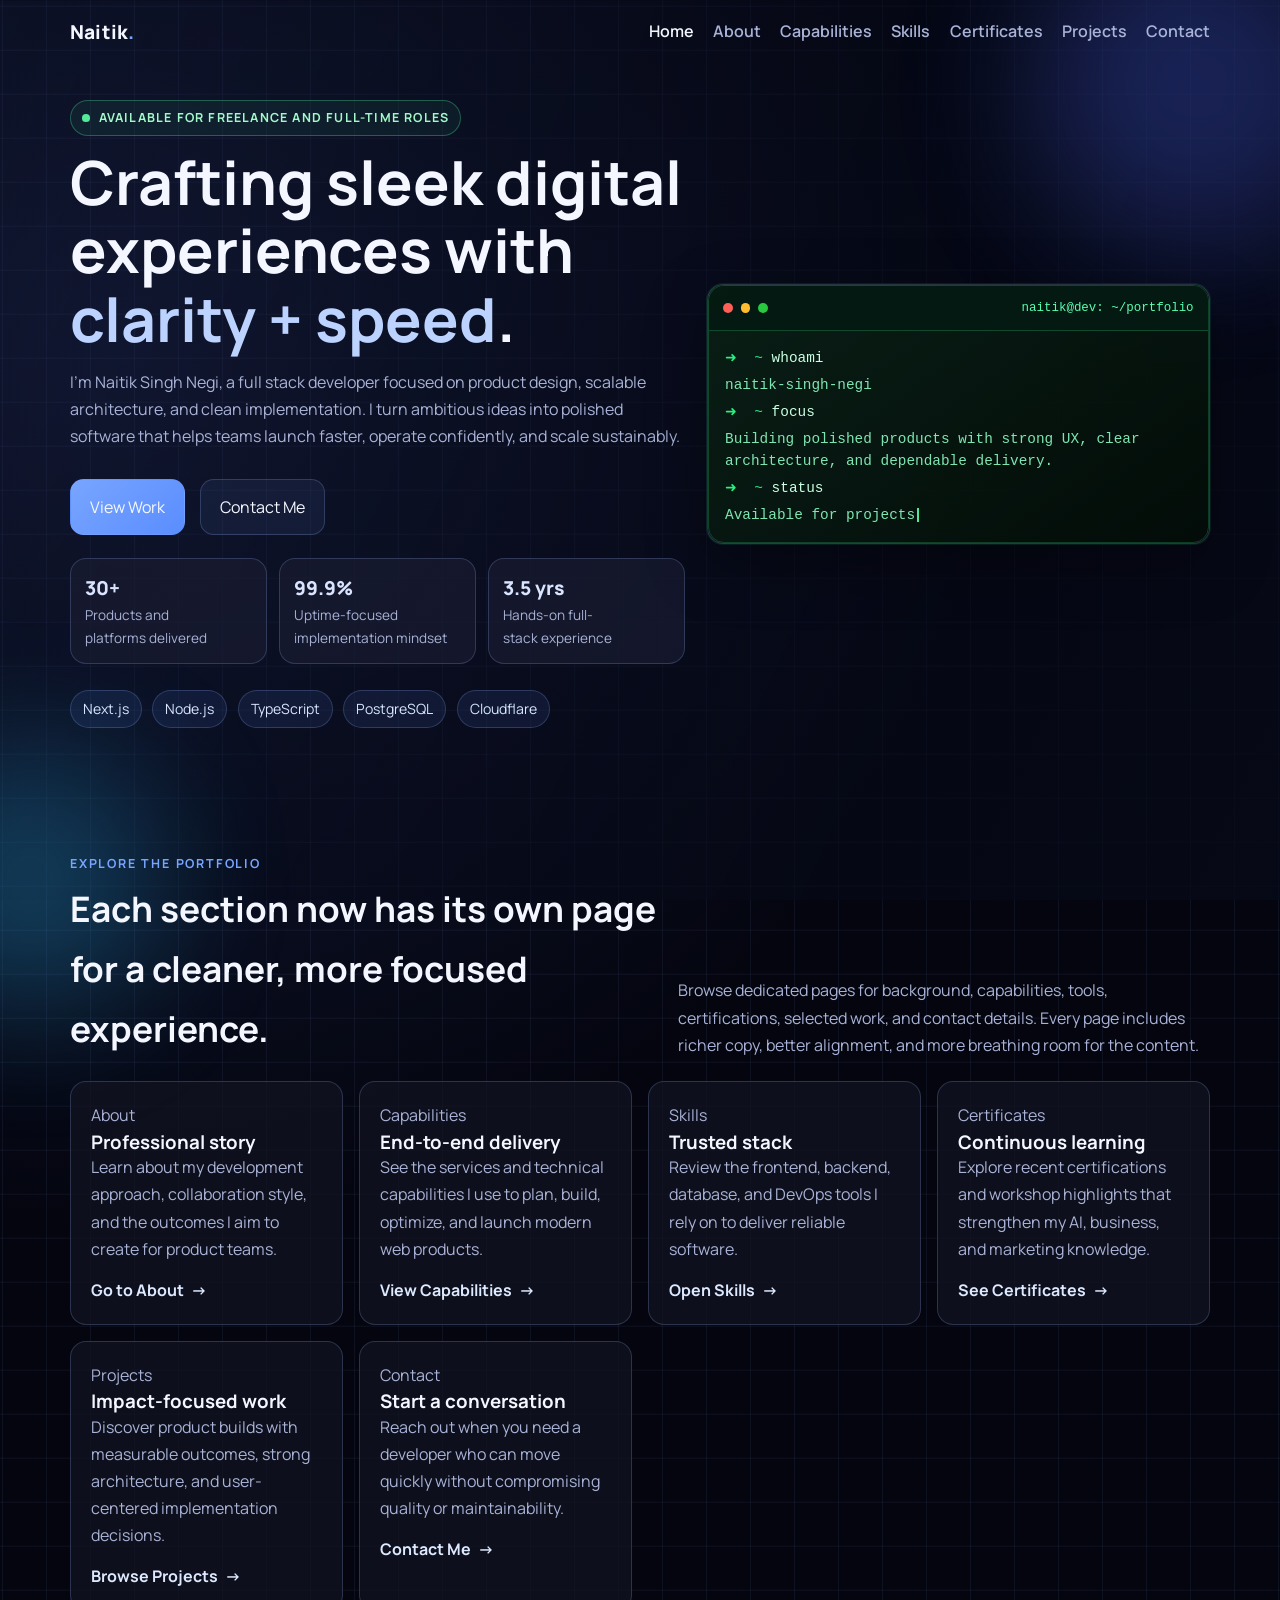
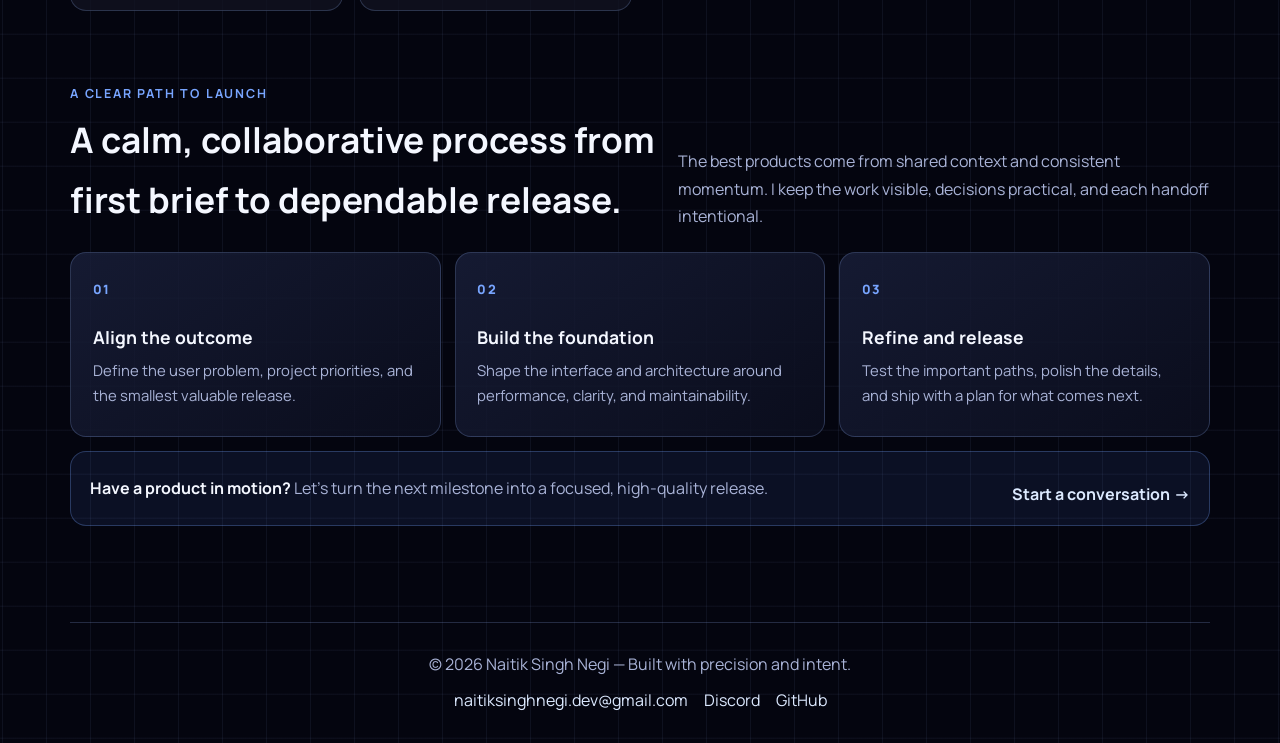
<file: index.html>
<!DOCTYPE html>
<html lang="en">
<head>
  <meta charset="UTF-8">
  <meta name="viewport" content="width=device-width, initial-scale=1.0">
  <title>Naitik Singh Negi | Developer Portfolio</title>
  <meta name="description" content="Portfolio of Naitik Singh Negi. Full stack developer creating high-performance, elegant web products.">
  <script async src="https://pagead2.googlesyndication.com/pagead/js/adsbygoogle.js?client=ca-pub-8908111919626205" crossorigin="anonymous"></script>
  <link rel="preconnect" href="https://fonts.googleapis.com">
  <link rel="preconnect" href="https://fonts.gstatic.com" crossorigin>
  <link href="https://fonts.googleapis.com/css2?family=Manrope:wght@400;500;600;700;800&display=swap" rel="stylesheet">
  <link rel="stylesheet" href="style.css">
</head>
<body>
  <a class="skip-link" href="#main-content">Skip to main content</a>
  <div class="scroll-progress" aria-hidden="true"></div>
  <div class="bg-blur bg-blur-one" aria-hidden="true"></div>
  <div class="bg-blur bg-blur-two" aria-hidden="true"></div>

  <header class="site-header">
    <nav class="nav wrapper" aria-label="Main navigation">
      <a href="index.html" class="brand">Naitik<span>.</span></a>
      <button class="menu-toggle" aria-expanded="false" aria-controls="main-menu" aria-label="Toggle menu">
        <span></span><span></span><span></span>
      </button>
      <ul id="main-menu" class="menu">
        <li><a href="index.html">Home</a></li>
        <li><a href="about.html">About</a></li>
        <li><a href="capabilities.html">Capabilities</a></li>
        <li><a href="skills.html">Skills</a></li>
        <li><a href="certificates.html">Certificates</a></li>
        <li><a href="projects.html">Projects</a></li>
        <li><a href="contact.html">Contact</a></li>
      </ul>
    </nav>
  </header>

  <main id="main-content">
    <section id="home" class="hero wrapper reveal">
      <div class="hero-grid">
        <div class="hero-content">
          <p class="eyebrow availability"><span aria-hidden="true"></span>Available for freelance and full-time roles</p>
          <h1>Crafting sleek digital experiences with <span>clarity + speed</span>.</h1>
          <p class="hero-copy">I’m Naitik Singh Negi, a full stack developer focused on product design, scalable architecture, and clean implementation. I turn ambitious ideas into polished software that helps teams launch faster, operate confidently, and scale sustainably.</p>
          <div class="hero-actions">
            <a class="button primary" href="projects.html">View Work</a>
            <a class="button ghost" href="contact.html">Contact Me</a>
          </div>
          <div class="hero-highlights" aria-label="Quick highlights">
            <article>
              <p class="highlight-value">30+</p>
              <p class="highlight-label">Products and platforms delivered</p>
            </article>
            <article>
              <p class="highlight-value">99.9%</p>
              <p class="highlight-label">Uptime-focused implementation mindset</p>
            </article>
            <article>
              <p class="highlight-value">3.5 yrs</p>
              <p class="highlight-label">Hands-on full-stack experience</p>
            </article>
          </div>
          <div class="hero-tags" aria-label="Technology highlights">
            <span>Next.js</span>
            <span>Node.js</span>
            <span>TypeScript</span>
            <span>PostgreSQL</span>
            <span>Cloudflare</span>
          </div>
        </div>

        <div class="card terminal-card" aria-label="Terminal style introduction">
          <div class="wrap">
            <hgroup class="head">
              <div class="traffic-lights" aria-hidden="true">
                <span></span><span></span><span></span>
              </div>
              <p class="terminal-path">naitik@dev: ~/portfolio</p>
            </hgroup>

            <div class="body">
              <pre class="pre"><code class="prompt">➜  ~ </code><code>whoami</code></pre>
              <pre class="pre output"><code>naitik-singh-negi</code></pre>

              <pre class="pre"><code class="prompt">➜  ~ </code><code>focus</code></pre>
              <pre class="pre output"><code>Building polished products with strong UX, clear architecture, and dependable delivery.</code></pre>

              <pre class="pre"><code class="prompt">➜  ~ </code><code>status</code></pre>
              <pre class="pre output"><code class="cmd" data-cmd="Available for projects"></code></pre>
            </div>
          </div>
        </div>
      </div>
    </section>

    <section class="section wrapper reveal">
      <div class="section-head page-intro compact-intro">
        <div>
          <p class="kicker">Explore the portfolio</p>
          <h2>Each section now has its own page for a cleaner, more focused experience.</h2>
        </div>
        <p class="section-copy">Browse dedicated pages for background, capabilities, tools, certifications, selected work, and contact details. Every page includes richer copy, better alignment, and more breathing room for the content.</p>
      </div>
      <div class="feature-grid">
        <article class="feature-card">
          <p class="project-label">About</p>
          <h3>Professional story</h3>
          <p>Learn about my development approach, collaboration style, and the outcomes I aim to create for product teams.</p>
          <a class="text-link" href="about.html">Go to About</a>
        </article>
        <article class="feature-card">
          <p class="project-label">Capabilities</p>
          <h3>End-to-end delivery</h3>
          <p>See the services and technical capabilities I use to plan, build, optimize, and launch modern web products.</p>
          <a class="text-link" href="capabilities.html">View Capabilities</a>
        </article>
        <article class="feature-card">
          <p class="project-label">Skills</p>
          <h3>Trusted stack</h3>
          <p>Review the frontend, backend, database, and DevOps tools I rely on to deliver reliable software.</p>
          <a class="text-link" href="skills.html">Open Skills</a>
        </article>
        <article class="feature-card">
          <p class="project-label">Certificates</p>
          <h3>Continuous learning</h3>
          <p>Explore recent certifications and workshop highlights that strengthen my AI, business, and marketing knowledge.</p>
          <a class="text-link" href="certificates.html">See Certificates</a>
        </article>
        <article class="feature-card">
          <p class="project-label">Projects</p>
          <h3>Impact-focused work</h3>
          <p>Discover product builds with measurable outcomes, strong architecture, and user-centered implementation decisions.</p>
          <a class="text-link" href="projects.html">Browse Projects</a>
        </article>
        <article class="feature-card">
          <p class="project-label">Contact</p>
          <h3>Start a conversation</h3>
          <p>Reach out when you need a developer who can move quickly without compromising quality or maintainability.</p>
          <a class="text-link" href="contact.html">Contact Me</a>
        </article>
      </div>
    </section>

    <section class="section wrapper reveal process-section" aria-labelledby="process-title">
      <div class="section-head page-intro compact-intro">
        <div>
          <p class="kicker">A clear path to launch</p>
          <h2 id="process-title">A calm, collaborative process from first brief to dependable release.</h2>
        </div>
        <p class="section-copy">The best products come from shared context and consistent momentum. I keep the work visible, decisions practical, and each handoff intentional.</p>
      </div>
      <ol class="process-list">
        <li class="process-step">
          <span class="process-number">01</span>
          <div><h3>Align the outcome</h3><p>Define the user problem, project priorities, and the smallest valuable release.</p></div>
        </li>
        <li class="process-step">
          <span class="process-number">02</span>
          <div><h3>Build the foundation</h3><p>Shape the interface and architecture around performance, clarity, and maintainability.</p></div>
        </li>
        <li class="process-step">
          <span class="process-number">03</span>
          <div><h3>Refine and release</h3><p>Test the important paths, polish the details, and ship with a plan for what comes next.</p></div>
        </li>
      </ol>
      <div class="process-cta">
        <p><strong>Have a product in motion?</strong> Let’s turn the next milestone into a focused, high-quality release.</p>
        <a class="text-link text-link-arrow" href="contact.html">Start a conversation <span aria-hidden="true">→</span></a>
      </div>
    </section>
  </main>

  <footer class="site-footer">
    <p>© <span id="year"></span> Naitik Singh Negi — Built with precision and intent.</p>
    <div class="footer-links" aria-label="Direct contact links">
      <a href="mailto:naitiksinghnegi.dev@gmail.com">naitiksinghnegi.dev@gmail.com</a>
      <a href="https://discordapp.com/users/1309473430055293040" target="_blank" rel="noopener noreferrer">Discord</a>
      <a href="https://github.com/naitiksinghnegi" target="_blank" rel="noopener noreferrer">GitHub</a>
    </div>
  </footer>

  <script src="script.js"></script>
</body>
</html>
</file>
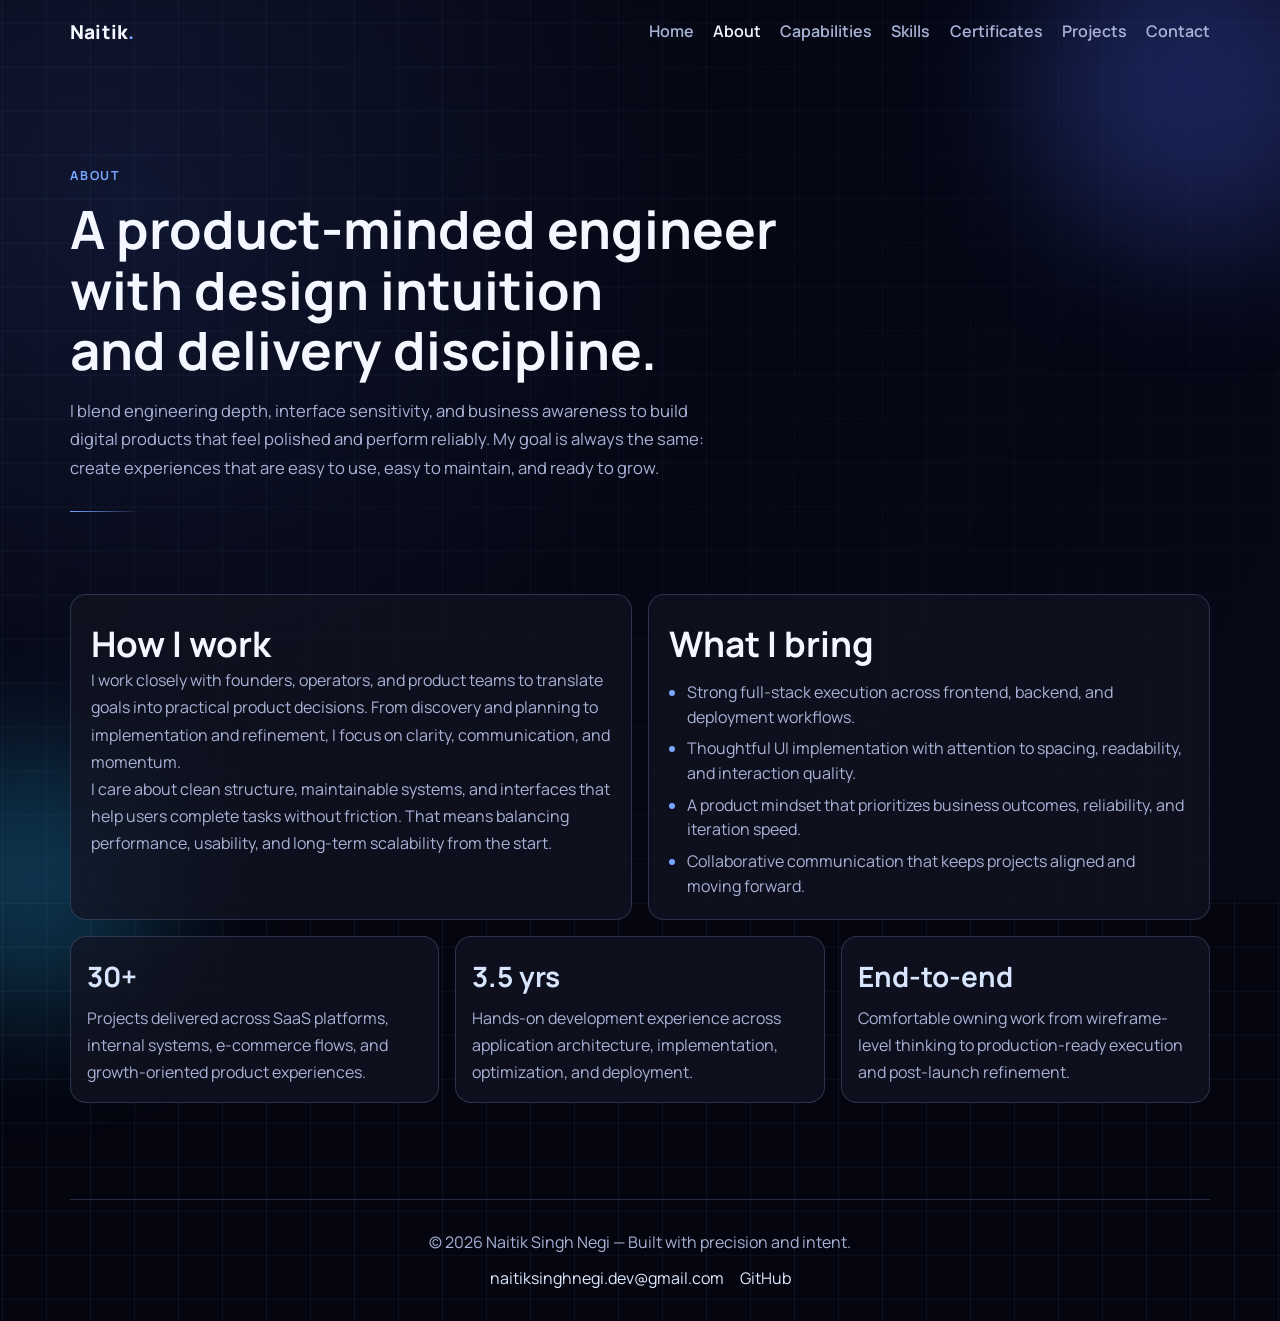
<file: about.html>
<!DOCTYPE html><html lang="en"><head><meta charset="UTF-8"><meta name="viewport" content="width=device-width, initial-scale=1.0"><title>About | Naitik Singh Negi</title><meta name="description" content="About Naitik Singh Negi, full stack developer."><link rel="preconnect" href="https://fonts.googleapis.com"><link rel="preconnect" href="https://fonts.gstatic.com" crossorigin><link href="https://fonts.googleapis.com/css2?family=Manrope:wght@400;500;600;700;800&display=swap" rel="stylesheet"><link rel="stylesheet" href="style.css"></head><body><a class="skip-link" href="#main-content">Skip to main content</a><div class="scroll-progress" aria-hidden="true"></div><div class="bg-blur bg-blur-one" aria-hidden="true"></div><div class="bg-blur bg-blur-two" aria-hidden="true"></div><header class="site-header"><nav class="nav wrapper" aria-label="Main navigation"><a href="index.html" class="brand">Naitik<span>.</span></a><button class="menu-toggle" aria-expanded="false" aria-controls="main-menu" aria-label="Toggle menu"><span></span><span></span><span></span></button><ul id="main-menu" class="menu"><li><a href="index.html">Home</a></li><li><a href="about.html">About</a></li><li><a href="capabilities.html">Capabilities</a></li><li><a href="skills.html">Skills</a></li><li><a href="certificates.html">Certificates</a></li><li><a href="projects.html">Projects</a></li><li><a href="contact.html">Contact</a></li></ul></nav></header><main id="main-content"><section class="page-hero wrapper reveal"><p class="kicker">About</p><h1>A product-minded engineer with design intuition and delivery discipline.</h1><p class="section-copy">I blend engineering depth, interface sensitivity, and business awareness to build digital products that feel polished and perform reliably. My goal is always the same: create experiences that are easy to use, easy to maintain, and ready to grow.</p></section><section class="section wrapper reveal"><div class="two-column-layout"><article class="panel-card"><h2>How I work</h2><p>I work closely with founders, operators, and product teams to translate goals into practical product decisions. From discovery and planning to implementation and refinement, I focus on clarity, communication, and momentum.</p><p>I care about clean structure, maintainable systems, and interfaces that help users complete tasks without friction. That means balancing performance, usability, and long-term scalability from the start.</p></article><article class="panel-card"><h2>What I bring</h2><ul class="detail-list"><li>Strong full-stack execution across frontend, backend, and deployment workflows.</li><li>Thoughtful UI implementation with attention to spacing, readability, and interaction quality.</li><li>A product mindset that prioritizes business outcomes, reliability, and iteration speed.</li><li>Collaborative communication that keeps projects aligned and moving forward.</li></ul></article></div><div class="stats-grid expanded-stats"><article class="stat-card"><h3>30+</h3><p>Projects delivered across SaaS platforms, internal systems, e-commerce flows, and growth-oriented product experiences.</p></article><article class="stat-card"><h3>3.5 yrs</h3><p>Hands-on development experience across application architecture, implementation, optimization, and deployment.</p></article><article class="stat-card"><h3>End-to-end</h3><p>Comfortable owning work from wireframe-level thinking to production-ready execution and post-launch refinement.</p></article></div></section></main><footer class="site-footer"><p>© <span id="year"></span> Naitik Singh Negi — Built with precision and intent.</p><div class="footer-links"><a href="mailto:naitiksinghnegi.dev@gmail.com">naitiksinghnegi.dev@gmail.com</a><a href="https://github.com/naitiksinghnegi" target="_blank" rel="noopener noreferrer">GitHub</a></div></footer><script src="script.js"></script></body></html>
</file>
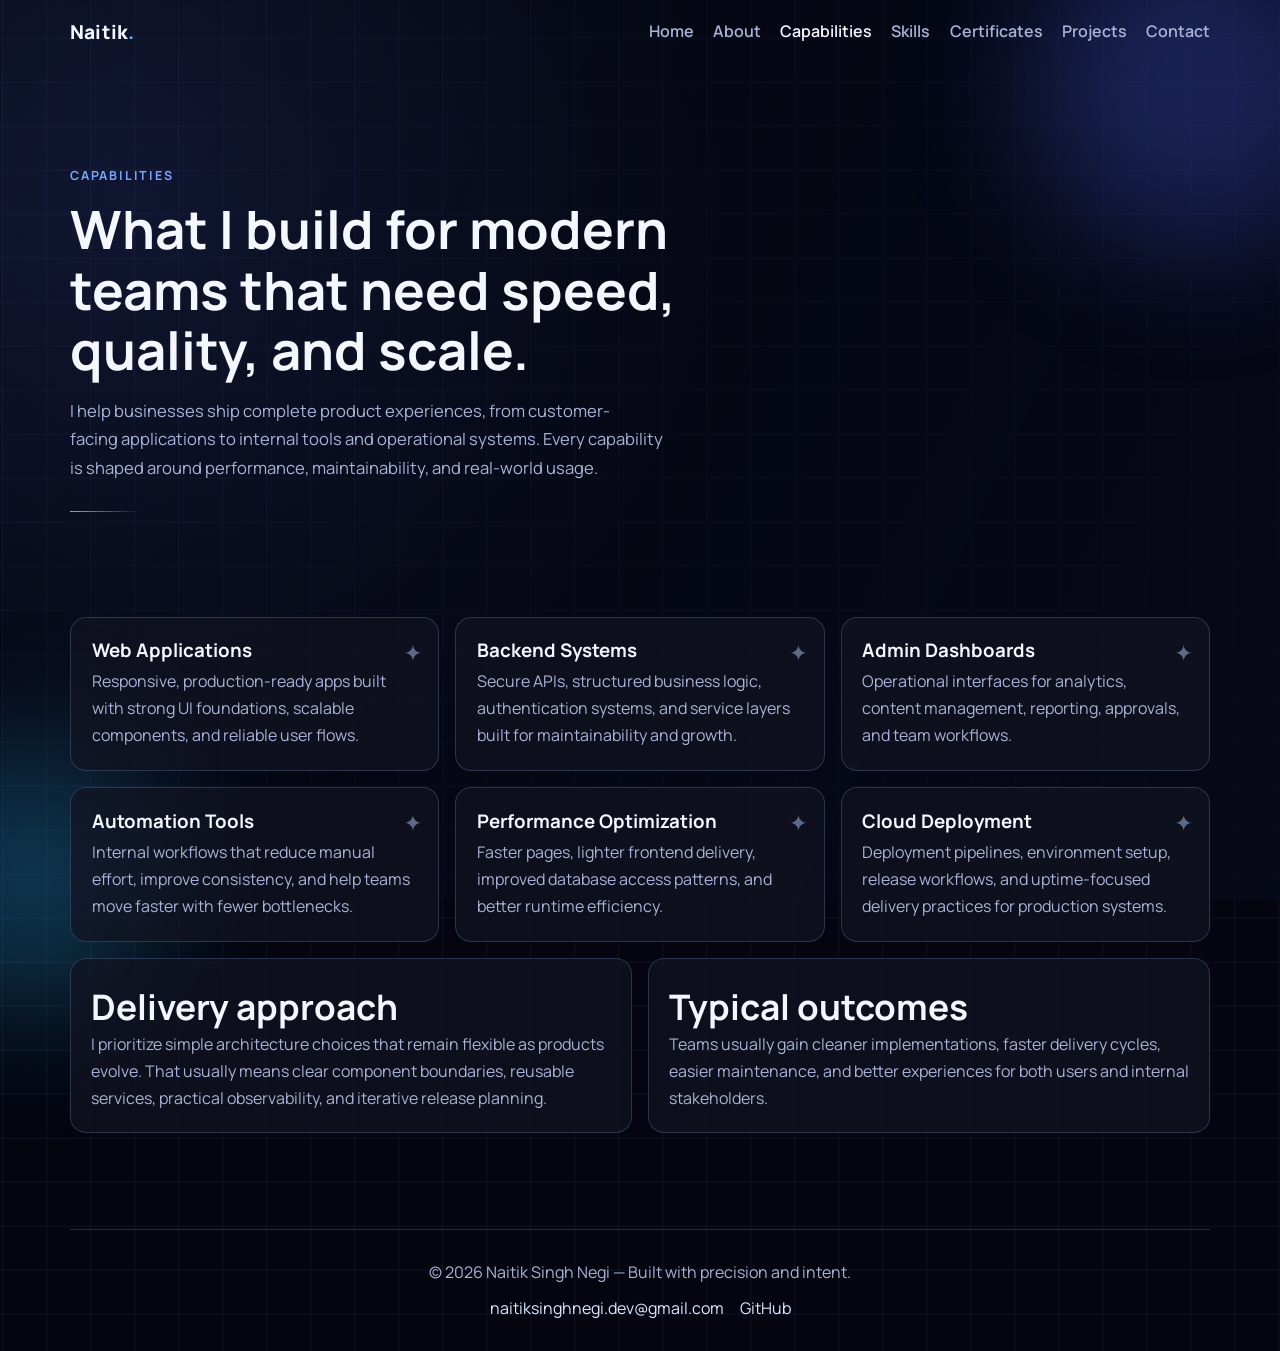
<file: capabilities.html>
<!DOCTYPE html><html lang="en"><head><meta charset="UTF-8"><meta name="viewport" content="width=device-width, initial-scale=1.0"><title>Capabilities | Naitik Singh Negi</title><meta name="description" content="Capabilities of Naitik Singh Negi."><link rel="preconnect" href="https://fonts.googleapis.com"><link rel="preconnect" href="https://fonts.gstatic.com" crossorigin><link href="https://fonts.googleapis.com/css2?family=Manrope:wght@400;500;600;700;800&display=swap" rel="stylesheet"><link rel="stylesheet" href="style.css"></head><body><a class="skip-link" href="#main-content">Skip to main content</a><div class="scroll-progress" aria-hidden="true"></div><div class="bg-blur bg-blur-one" aria-hidden="true"></div><div class="bg-blur bg-blur-two" aria-hidden="true"></div><header class="site-header"><nav class="nav wrapper" aria-label="Main navigation"><a href="index.html" class="brand">Naitik<span>.</span></a><button class="menu-toggle" aria-expanded="false" aria-controls="main-menu" aria-label="Toggle menu"><span></span><span></span><span></span></button><ul id="main-menu" class="menu"><li><a href="index.html">Home</a></li><li><a href="about.html">About</a></li><li><a href="capabilities.html">Capabilities</a></li><li><a href="skills.html">Skills</a></li><li><a href="certificates.html">Certificates</a></li><li><a href="projects.html">Projects</a></li><li><a href="contact.html">Contact</a></li></ul></nav></header><main id="main-content"><section class="page-hero wrapper reveal"><p class="kicker">Capabilities</p><h1>What I build for modern teams that need speed, quality, and scale.</h1><p class="section-copy">I help businesses ship complete product experiences, from customer-facing applications to internal tools and operational systems. Every capability is shaped around performance, maintainability, and real-world usage.</p></section><section class="section wrapper reveal"><div class="capability-grid"><article class="capability-card"><h3>Web Applications</h3><p>Responsive, production-ready apps built with strong UI foundations, scalable components, and reliable user flows.</p></article><article class="capability-card"><h3>Backend Systems</h3><p>Secure APIs, structured business logic, authentication systems, and service layers built for maintainability and growth.</p></article><article class="capability-card"><h3>Admin Dashboards</h3><p>Operational interfaces for analytics, content management, reporting, approvals, and team workflows.</p></article><article class="capability-card"><h3>Automation Tools</h3><p>Internal workflows that reduce manual effort, improve consistency, and help teams move faster with fewer bottlenecks.</p></article><article class="capability-card"><h3>Performance Optimization</h3><p>Faster pages, lighter frontend delivery, improved database access patterns, and better runtime efficiency.</p></article><article class="capability-card"><h3>Cloud Deployment</h3><p>Deployment pipelines, environment setup, release workflows, and uptime-focused delivery practices for production systems.</p></article></div><div class="two-column-layout top-gap"><article class="panel-card"><h2>Delivery approach</h2><p>I prioritize simple architecture choices that remain flexible as products evolve. That usually means clear component boundaries, reusable services, practical observability, and iterative release planning.</p></article><article class="panel-card"><h2>Typical outcomes</h2><p>Teams usually gain cleaner implementations, faster delivery cycles, easier maintenance, and better experiences for both users and internal stakeholders.</p></article></div></section></main><footer class="site-footer"><p>© <span id="year"></span> Naitik Singh Negi — Built with precision and intent.</p><div class="footer-links"><a href="mailto:naitiksinghnegi.dev@gmail.com">naitiksinghnegi.dev@gmail.com</a><a href="https://github.com/naitiksinghnegi" target="_blank" rel="noopener noreferrer">GitHub</a></div></footer><script src="script.js"></script></body></html>
</file>
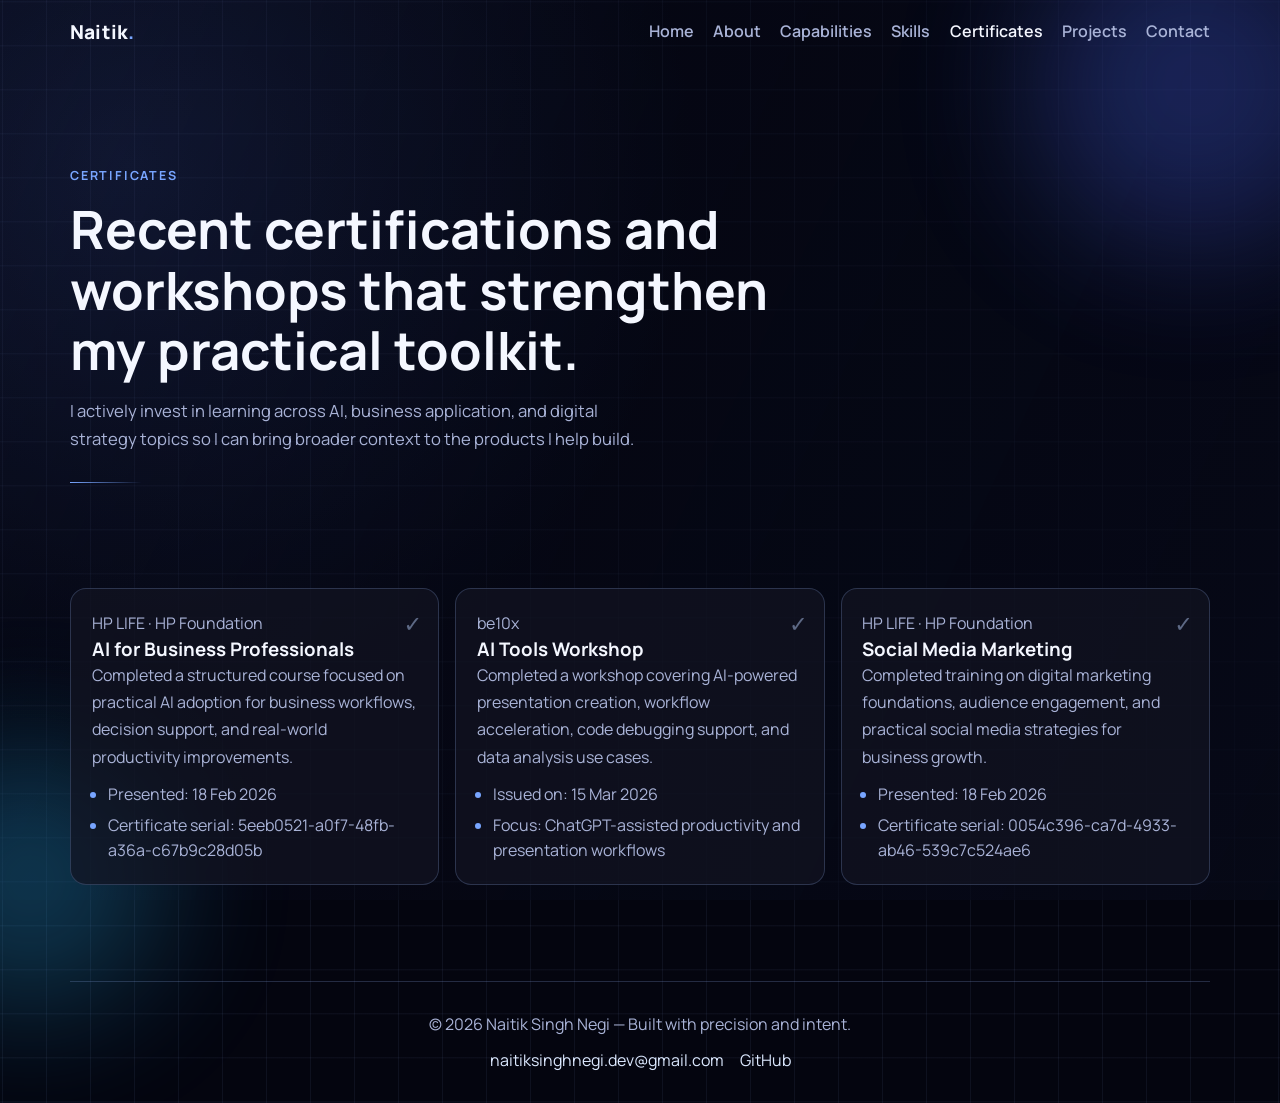
<file: certificates.html>
<!DOCTYPE html><html lang="en"><head><meta charset="UTF-8"><meta name="viewport" content="width=device-width, initial-scale=1.0"><title>Certificates | Naitik Singh Negi</title><meta name="description" content="Certificates earned by Naitik Singh Negi."><link rel="preconnect" href="https://fonts.googleapis.com"><link rel="preconnect" href="https://fonts.gstatic.com" crossorigin><link href="https://fonts.googleapis.com/css2?family=Manrope:wght@400;500;600;700;800&display=swap" rel="stylesheet"><link rel="stylesheet" href="style.css"></head><body><a class="skip-link" href="#main-content">Skip to main content</a><div class="scroll-progress" aria-hidden="true"></div><div class="bg-blur bg-blur-one" aria-hidden="true"></div><div class="bg-blur bg-blur-two" aria-hidden="true"></div><header class="site-header"><nav class="nav wrapper" aria-label="Main navigation"><a href="index.html" class="brand">Naitik<span>.</span></a><button class="menu-toggle" aria-expanded="false" aria-controls="main-menu" aria-label="Toggle menu"><span></span><span></span><span></span></button><ul id="main-menu" class="menu"><li><a href="index.html">Home</a></li><li><a href="about.html">About</a></li><li><a href="capabilities.html">Capabilities</a></li><li><a href="skills.html">Skills</a></li><li><a href="certificates.html">Certificates</a></li><li><a href="projects.html">Projects</a></li><li><a href="contact.html">Contact</a></li></ul></nav></header><main id="main-content"><section class="page-hero wrapper reveal"><p class="kicker">Certificates</p><h1>Recent certifications and workshops that strengthen my practical toolkit.</h1><p class="section-copy">I actively invest in learning across AI, business application, and digital strategy topics so I can bring broader context to the products I help build.</p></section><section class="section wrapper reveal"><div class="certificate-grid"><article class="certificate-card"><p class="project-label">HP LIFE · HP Foundation</p><h3>AI for Business Professionals</h3><p>Completed a structured course focused on practical AI adoption for business workflows, decision support, and real-world productivity improvements.</p><ul><li>Presented: 18 Feb 2026</li><li>Certificate serial: 5eeb0521-a0f7-48fb-a36a-c67b9c28d05b</li></ul></article><article class="certificate-card"><p class="project-label">be10x</p><h3>AI Tools Workshop</h3><p>Completed a workshop covering AI-powered presentation creation, workflow acceleration, code debugging support, and data analysis use cases.</p><ul><li>Issued on: 15 Mar 2026</li><li>Focus: ChatGPT-assisted productivity and presentation workflows</li></ul></article><article class="certificate-card"><p class="project-label">HP LIFE · HP Foundation</p><h3>Social Media Marketing</h3><p>Completed training on digital marketing foundations, audience engagement, and practical social media strategies for business growth.</p><ul><li>Presented: 18 Feb 2026</li><li>Certificate serial: 0054c396-ca7d-4933-ab46-539c7c524ae6</li></ul></article></div></section></main><footer class="site-footer"><p>© <span id="year"></span> Naitik Singh Negi — Built with precision and intent.</p><div class="footer-links"><a href="mailto:naitiksinghnegi.dev@gmail.com">naitiksinghnegi.dev@gmail.com</a><a href="https://github.com/naitiksinghnegi" target="_blank" rel="noopener noreferrer">GitHub</a></div></footer><script src="script.js"></script></body></html>
</file>
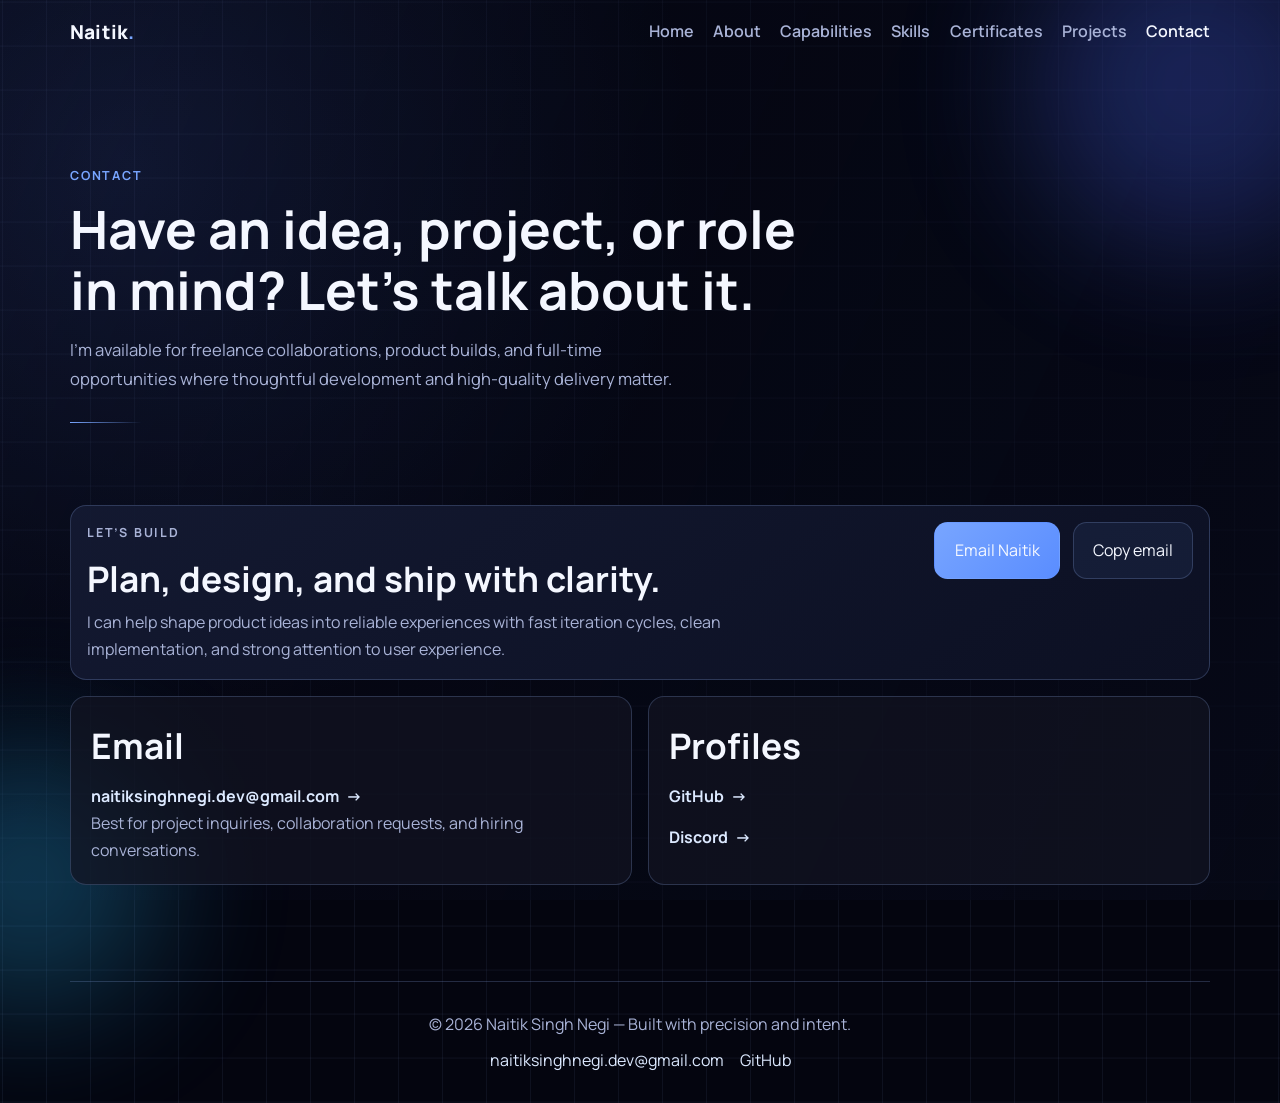
<file: contact.html>
<!DOCTYPE html><html lang="en"><head><meta charset="UTF-8"><meta name="viewport" content="width=device-width, initial-scale=1.0"><title>Contact | Naitik Singh Negi</title><meta name="description" content="Contact Naitik Singh Negi."><link rel="preconnect" href="https://fonts.googleapis.com"><link rel="preconnect" href="https://fonts.gstatic.com" crossorigin><link href="https://fonts.googleapis.com/css2?family=Manrope:wght@400;500;600;700;800&display=swap" rel="stylesheet"><link rel="stylesheet" href="style.css"></head><body><a class="skip-link" href="#main-content">Skip to main content</a><div class="scroll-progress" aria-hidden="true"></div><div class="bg-blur bg-blur-one" aria-hidden="true"></div><div class="bg-blur bg-blur-two" aria-hidden="true"></div><header class="site-header"><nav class="nav wrapper" aria-label="Main navigation"><a href="index.html" class="brand">Naitik<span>.</span></a><button class="menu-toggle" aria-expanded="false" aria-controls="main-menu" aria-label="Toggle menu"><span></span><span></span><span></span></button><ul id="main-menu" class="menu"><li><a href="index.html">Home</a></li><li><a href="about.html">About</a></li><li><a href="capabilities.html">Capabilities</a></li><li><a href="skills.html">Skills</a></li><li><a href="certificates.html">Certificates</a></li><li><a href="projects.html">Projects</a></li><li><a href="contact.html">Contact</a></li></ul></nav></header><main id="main-content"><section class="page-hero wrapper reveal"><p class="kicker">Contact</p><h1>Have an idea, project, or role in mind? Let’s talk about it.</h1><p class="section-copy">I’m available for freelance collaborations, product builds, and full-time opportunities where thoughtful development and high-quality delivery matter.</p></section><section class="section wrapper reveal"><div class="contact-card expanded-contact"><div><p class="kicker">Let’s Build</p><h2>Plan, design, and ship with clarity.</h2><p>I can help shape product ideas into reliable experiences with fast iteration cycles, clean implementation, and strong attention to user experience.</p></div><div class="contact-actions"><a class="button primary" href="mailto:naitiksinghnegi.dev@gmail.com?subject=Project%20Inquiry">Email Naitik</a><button class="button ghost copy-email" type="button" data-email="naitiksinghnegi.dev@gmail.com">Copy email <span class="copy-status" aria-live="polite"></span></button></div></div><div class="two-column-layout top-gap"><article class="panel-card"><h2>Email</h2><p><a class="text-link" href="mailto:naitiksinghnegi.dev@gmail.com">naitiksinghnegi.dev@gmail.com</a></p><p>Best for project inquiries, collaboration requests, and hiring conversations.</p></article><article class="panel-card"><h2>Profiles</h2><p><a class="text-link" href="https://github.com/naitiksinghnegi" target="_blank" rel="noopener noreferrer">GitHub</a></p><p><a class="text-link" href="https://discordapp.com/users/1309473430055293040" target="_blank" rel="noopener noreferrer">Discord</a></p></article></div></section></main><footer class="site-footer"><p>© <span id="year"></span> Naitik Singh Negi — Built with precision and intent.</p><div class="footer-links"><a href="mailto:naitiksinghnegi.dev@gmail.com">naitiksinghnegi.dev@gmail.com</a><a href="https://github.com/naitiksinghnegi" target="_blank" rel="noopener noreferrer">GitHub</a></div></footer><script src="script.js"></script></body></html>
</file>
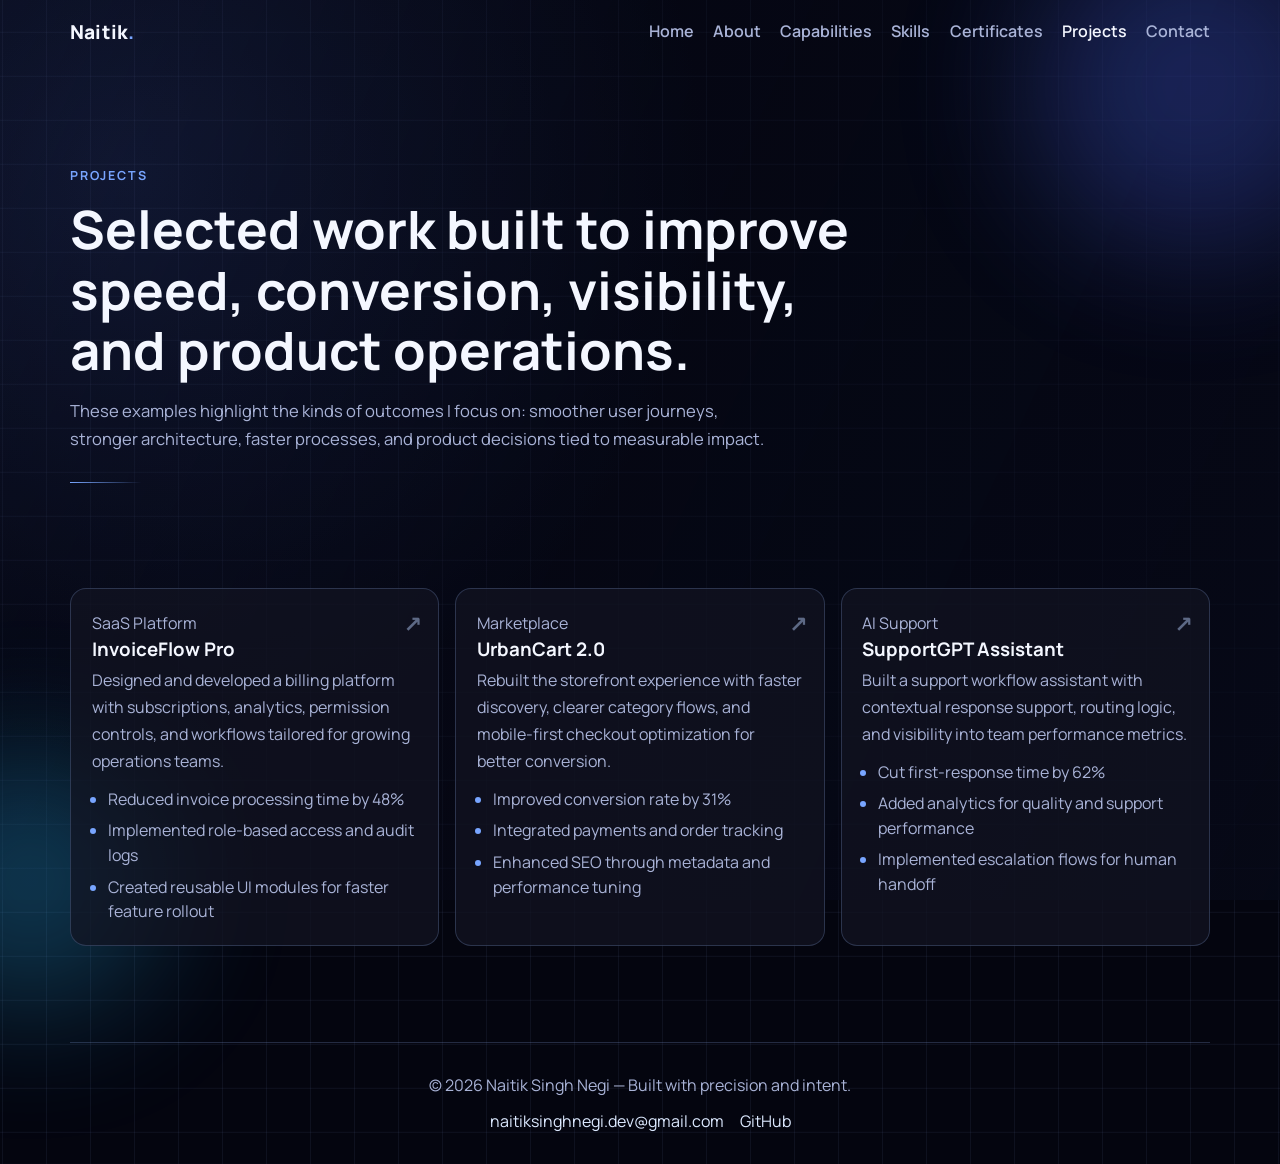
<file: projects.html>
<!DOCTYPE html><html lang="en"><head><meta charset="UTF-8"><meta name="viewport" content="width=device-width, initial-scale=1.0"><title>Projects | Naitik Singh Negi</title><meta name="description" content="Project highlights from Naitik Singh Negi."><link rel="preconnect" href="https://fonts.googleapis.com"><link rel="preconnect" href="https://fonts.gstatic.com" crossorigin><link href="https://fonts.googleapis.com/css2?family=Manrope:wght@400;500;600;700;800&display=swap" rel="stylesheet"><link rel="stylesheet" href="style.css"></head><body><a class="skip-link" href="#main-content">Skip to main content</a><div class="scroll-progress" aria-hidden="true"></div><div class="bg-blur bg-blur-one" aria-hidden="true"></div><div class="bg-blur bg-blur-two" aria-hidden="true"></div><header class="site-header"><nav class="nav wrapper" aria-label="Main navigation"><a href="index.html" class="brand">Naitik<span>.</span></a><button class="menu-toggle" aria-expanded="false" aria-controls="main-menu" aria-label="Toggle menu"><span></span><span></span><span></span></button><ul id="main-menu" class="menu"><li><a href="index.html">Home</a></li><li><a href="about.html">About</a></li><li><a href="capabilities.html">Capabilities</a></li><li><a href="skills.html">Skills</a></li><li><a href="certificates.html">Certificates</a></li><li><a href="projects.html">Projects</a></li><li><a href="contact.html">Contact</a></li></ul></nav></header><main id="main-content"><section class="page-hero wrapper reveal"><p class="kicker">Projects</p><h1>Selected work built to improve speed, conversion, visibility, and product operations.</h1><p class="section-copy">These examples highlight the kinds of outcomes I focus on: smoother user journeys, stronger architecture, faster processes, and product decisions tied to measurable impact.</p></section><section class="section wrapper reveal"><div class="project-grid"><article class="project-card"><p class="project-label">SaaS Platform</p><h3>InvoiceFlow Pro</h3><p>Designed and developed a billing platform with subscriptions, analytics, permission controls, and workflows tailored for growing operations teams.</p><ul><li>Reduced invoice processing time by 48%</li><li>Implemented role-based access and audit logs</li><li>Created reusable UI modules for faster feature rollout</li></ul></article><article class="project-card"><p class="project-label">Marketplace</p><h3>UrbanCart 2.0</h3><p>Rebuilt the storefront experience with faster discovery, clearer category flows, and mobile-first checkout optimization for better conversion.</p><ul><li>Improved conversion rate by 31%</li><li>Integrated payments and order tracking</li><li>Enhanced SEO through metadata and performance tuning</li></ul></article><article class="project-card"><p class="project-label">AI Support</p><h3>SupportGPT Assistant</h3><p>Built a support workflow assistant with contextual response support, routing logic, and visibility into team performance metrics.</p><ul><li>Cut first-response time by 62%</li><li>Added analytics for quality and support performance</li><li>Implemented escalation flows for human handoff</li></ul></article></div></section></main><footer class="site-footer"><p>© <span id="year"></span> Naitik Singh Negi — Built with precision and intent.</p><div class="footer-links"><a href="mailto:naitiksinghnegi.dev@gmail.com">naitiksinghnegi.dev@gmail.com</a><a href="https://github.com/naitiksinghnegi" target="_blank" rel="noopener noreferrer">GitHub</a></div></footer><script src="script.js"></script></body></html>
</file>
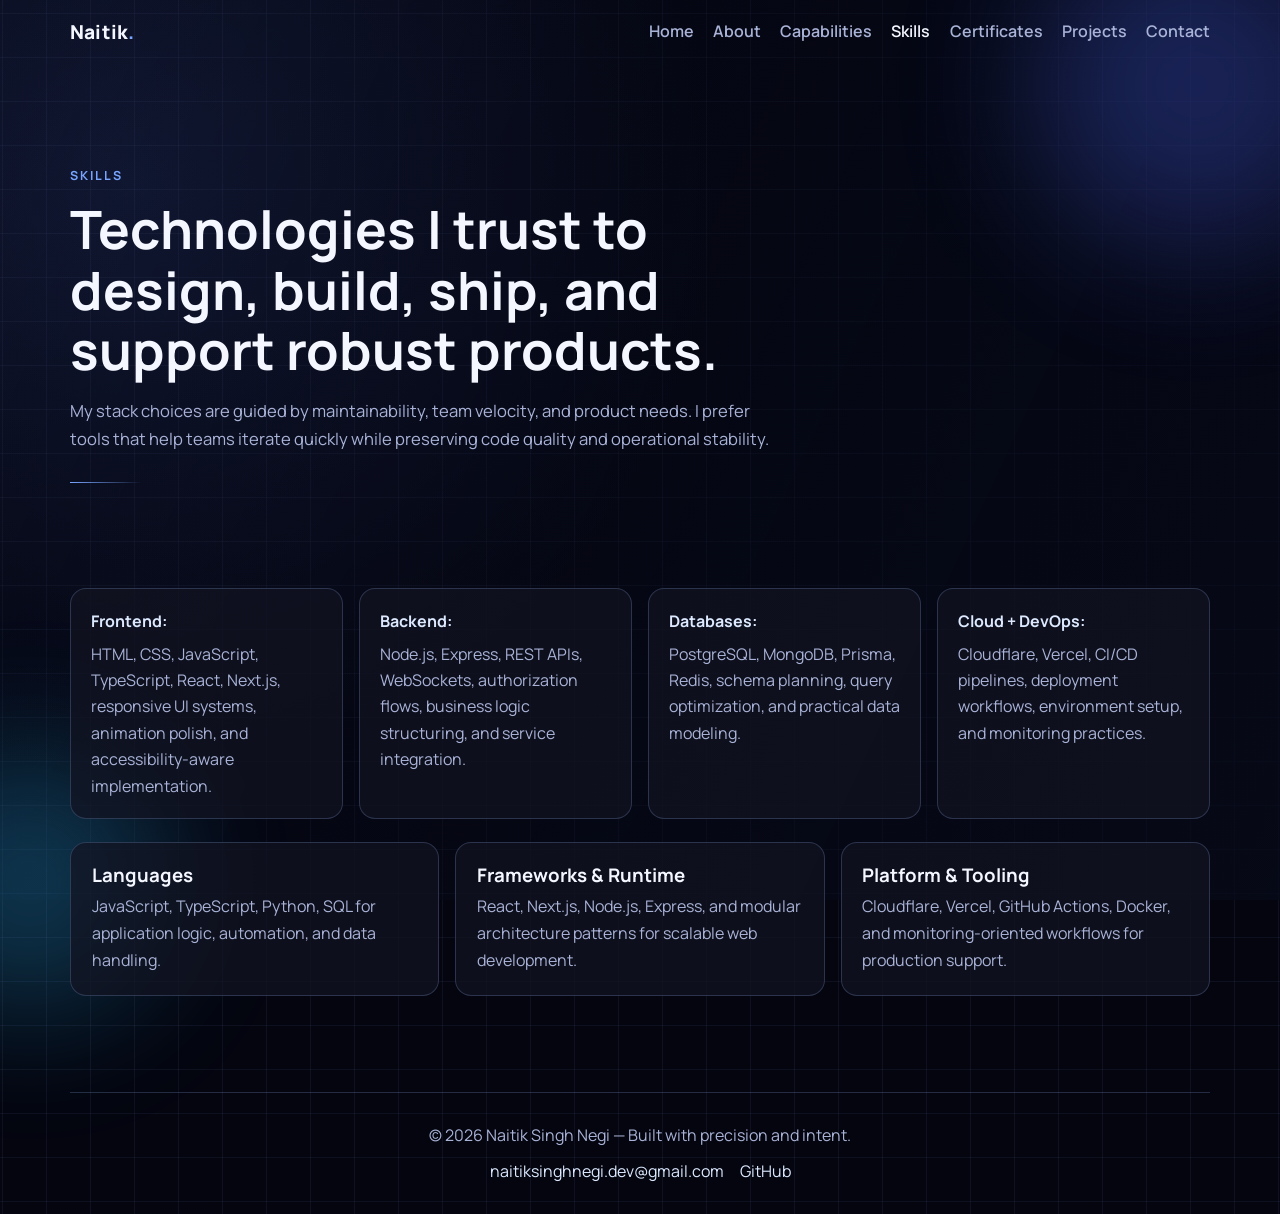
<file: skills.html>
<!DOCTYPE html><html lang="en"><head><meta charset="UTF-8"><meta name="viewport" content="width=device-width, initial-scale=1.0"><title>Skills | Naitik Singh Negi</title><meta name="description" content="Skills and technologies used by Naitik Singh Negi."><link rel="preconnect" href="https://fonts.googleapis.com"><link rel="preconnect" href="https://fonts.gstatic.com" crossorigin><link href="https://fonts.googleapis.com/css2?family=Manrope:wght@400;500;600;700;800&display=swap" rel="stylesheet"><link rel="stylesheet" href="style.css"></head><body><a class="skip-link" href="#main-content">Skip to main content</a><div class="scroll-progress" aria-hidden="true"></div><div class="bg-blur bg-blur-one" aria-hidden="true"></div><div class="bg-blur bg-blur-two" aria-hidden="true"></div><header class="site-header"><nav class="nav wrapper" aria-label="Main navigation"><a href="index.html" class="brand">Naitik<span>.</span></a><button class="menu-toggle" aria-expanded="false" aria-controls="main-menu" aria-label="Toggle menu"><span></span><span></span><span></span></button><ul id="main-menu" class="menu"><li><a href="index.html">Home</a></li><li><a href="about.html">About</a></li><li><a href="capabilities.html">Capabilities</a></li><li><a href="skills.html">Skills</a></li><li><a href="certificates.html">Certificates</a></li><li><a href="projects.html">Projects</a></li><li><a href="contact.html">Contact</a></li></ul></nav></header><main id="main-content"><section class="page-hero wrapper reveal"><p class="kicker">Skills</p><h1>Technologies I trust to design, build, ship, and support robust products.</h1><p class="section-copy">My stack choices are guided by maintainability, team velocity, and product needs. I prefer tools that help teams iterate quickly while preserving code quality and operational stability.</p></section><section class="section wrapper reveal"><div class="skills-grid"><div class="skill-item"><strong>Frontend:</strong> HTML, CSS, JavaScript, TypeScript, React, Next.js, responsive UI systems, animation polish, and accessibility-aware implementation.</div><div class="skill-item"><strong>Backend:</strong> Node.js, Express, REST APIs, WebSockets, authorization flows, business logic structuring, and service integration.</div><div class="skill-item"><strong>Databases:</strong> PostgreSQL, MongoDB, Prisma, Redis, schema planning, query optimization, and practical data modeling.</div><div class="skill-item"><strong>Cloud + DevOps:</strong> Cloudflare, Vercel, CI/CD pipelines, deployment workflows, environment setup, and monitoring practices.</div></div><div class="stack-groups aligned-groups"><article class="stack-card"><h3>Languages</h3><p>JavaScript, TypeScript, Python, SQL for application logic, automation, and data handling.</p></article><article class="stack-card"><h3>Frameworks & Runtime</h3><p>React, Next.js, Node.js, Express, and modular architecture patterns for scalable web development.</p></article><article class="stack-card"><h3>Platform & Tooling</h3><p>Cloudflare, Vercel, GitHub Actions, Docker, and monitoring-oriented workflows for production support.</p></article></div></section></main><footer class="site-footer"><p>© <span id="year"></span> Naitik Singh Negi — Built with precision and intent.</p><div class="footer-links"><a href="mailto:naitiksinghnegi.dev@gmail.com">naitiksinghnegi.dev@gmail.com</a><a href="https://github.com/naitiksinghnegi" target="_blank" rel="noopener noreferrer">GitHub</a></div></footer><script src="script.js"></script></body></html>
</file>
<file: style.css>
:root {
  --bg: #04050f;
  --surface: rgba(18, 20, 34, 0.72);
  --surface-soft: rgba(25, 29, 49, 0.72);
  --text: #f4f7ff;
  --muted: #a9b3d7;
  --primary: #78a5ff;
  --primary-strong: #5a8dff;
  --border: rgba(140, 166, 230, 0.24);
  --max-width: 1140px;
  --radius: 1rem;
}

* {
  margin: 0;
  padding: 0;
  box-sizing: border-box;
}

html {
  scroll-behavior: smooth;
  scroll-padding-top: 4.25rem;
}


body {
  font-family: "Manrope", system-ui, -apple-system, sans-serif;
  background:
    linear-gradient(rgba(132, 156, 221, 0.08) 1px, transparent 1px),
    linear-gradient(90deg, rgba(132, 156, 221, 0.08) 1px, transparent 1px),
    radial-gradient(circle at 10% 15%, #141c3a, var(--bg) 38%);
  background-size: 44px 44px, 44px 44px, auto;
  background-position: center center, center center, center;
  color: var(--text);
  line-height: 1.7;
  min-height: 100vh;
  overflow-x: hidden;
  transition: background 0.45s ease, color 0.3s ease;
}

.scroll-progress {
  position: fixed;
  top: 0;
  left: 0;
  z-index: 200;
  width: 100%;
  height: 3px;
  transform-origin: left;
  transform: scaleX(0);
  background: linear-gradient(90deg, #4ed6ff, var(--primary), #c1d7ff);
}

.bg-blur {
  position: fixed;
  border-radius: 50%;
  filter: blur(70px);
  opacity: 0.28;
  z-index: -1;
  pointer-events: none;
}

.bg-blur-one {
  width: 330px;
  height: 330px;
  background: #4f6bff;
  top: -80px;
  right: -80px;
}

.bg-blur-two {
  width: 260px;
  height: 260px;
  background: #2cc0ff;
  bottom: -110px;
  left: -100px;
}

.wrapper {
  width: min(var(--max-width), 92%);
  margin-inline: auto;
}

.site-header {
  position: sticky;
  top: 0;
  z-index: 100;
  backdrop-filter: blur(0);
  background: transparent;
  border-bottom: 1px solid transparent;
  transition: background 0.3s ease, border-color 0.3s ease, backdrop-filter 0.3s ease, box-shadow 0.3s ease;
}

.site-header.nav-scrolled,
.site-header.menu-open {
  backdrop-filter: blur(18px);
  background: rgba(10, 14, 30, 0.78);
  border-bottom-color: rgba(140, 166, 230, 0.2);
  box-shadow: 0 14px 32px rgba(0, 0, 0, 0.16);
}

.nav {
  min-height: 4rem;
  display: flex;
  align-items: center;
  justify-content: space-between;
  gap: 0.8rem;
}

.brand {
  color: var(--text);
  text-decoration: none;
  font-weight: 800;
  letter-spacing: 0.2px;
  font-size: 1.2rem;
}

.brand span,
.kicker,
.eyebrow,
.project-label {
  color: var(--primary);
}



.menu {
  list-style: none;
  display: flex;
  gap: 1.2rem;
}

.menu a {
  color: var(--muted);
  text-decoration: none;
  font-weight: 600;
  transition: color 0.2s ease;
}

.menu a:hover,
.menu a:focus-visible,
.menu a.active {
  color: var(--text);
}

.menu-toggle {
  display: none;
  background: transparent;
  border: 0;
  cursor: pointer;
}

.menu-toggle span {
  display: block;
  width: 24px;
  height: 2px;
  margin: 5px 0;
  background: var(--text);
  transition: 0.2s ease;
}

.hero {
  padding: 2.2rem 0 4.3rem;
}

.eyebrow,
.kicker {
  font-size: 0.78rem;
  font-weight: 700;
  text-transform: uppercase;
  letter-spacing: 1.8px;
}

.hero h1 {
  font-size: clamp(2rem, 5vw, 3.8rem);
  line-height: 1.12;
  max-width: 860px;
  margin: 0.8rem 0 1rem;
}

.hero h1 span {
  color: #bcd3ff;
}

.hero-copy,
.section-copy,
.contact-card p {
  max-width: 750px;
  color: var(--muted);
}

.hero-actions {
  display: flex;
  flex-wrap: wrap;
  gap: 0.9rem;
  margin-top: 1.8rem;
}

.button {
  display: inline-flex;
  align-items: center;
  justify-content: center;
  border-radius: 0.85rem;
  padding: 0.85rem 1.2rem;
  border: 1px solid transparent;
  font-weight: 700;
  text-decoration: none;
  cursor: pointer;
  font: inherit;
}

.button.primary {
  background: linear-gradient(135deg, var(--primary), var(--primary-strong));
  color: #f6f9ff;
}

.button.ghost {
  border-color: var(--border);
  color: var(--text);
  background: rgba(120, 165, 255, 0.08);
}

.hero-highlights {
  display: grid;
  grid-template-columns: repeat(auto-fit, minmax(160px, 1fr));
  gap: 0.75rem;
  margin-top: 1.4rem;
}

.hero-highlights article {
  border: 1px solid var(--border);
  border-radius: var(--radius);
  background: var(--surface-soft);
  padding: 0.8rem 0.9rem;
}

.highlight-value {
  font-size: 1.2rem;
  font-weight: 800;
  color: #d9e5ff;
}

.highlight-label {
  font-size: 0.85rem;
  color: var(--muted);
}

.hero-grid {
  display: grid;
  grid-template-columns: 1.1fr 0.9fr;
  gap: 1.4rem;
  align-items: center;
}

.terminal-card {
  padding: 0;
  overflow: hidden;
  border: 1px solid var(--border);
  border-radius: var(--radius);
  background: linear-gradient(145deg, rgba(10, 32, 22, 0.95), rgba(3, 12, 8, 0.96));
  box-shadow: 0 0 0 1px rgba(32, 219, 128, 0.1), 0 20px 60px rgba(0, 0, 0, 0.35);
}

.terminal-card .wrap {
  border: 1px solid rgba(46, 212, 126, 0.24);
  border-radius: var(--radius);
  overflow: hidden;
}

.terminal-card .head {
  display: flex;
  align-items: center;
  justify-content: space-between;
  min-height: 44px;
  padding: 0.72rem 0.9rem;
  background: rgba(5, 26, 17, 0.95);
  border-bottom: 1px solid rgba(46, 212, 126, 0.26);
}

.traffic-lights {
  display: flex;
  align-items: center;
  gap: 0.45rem;
}

.traffic-lights span {
  width: 0.62rem;
  height: 0.62rem;
  border-radius: 50%;
}

.traffic-lights span:nth-child(1) { background: #ff5f57; }
.traffic-lights span:nth-child(2) { background: #febc2e; }
.traffic-lights span:nth-child(3) { background: #28c840; }

.terminal-path {
  font-family: "SFMono-Regular", ui-monospace, Menlo, Monaco, Consolas, monospace;
  font-size: 0.78rem;
  color: #57ffb0;
}

.terminal-card .body {
  display: flex;
  flex-direction: column;
  gap: 0.28rem;
  padding: 1rem;
  background: transparent;
  font-family: "SFMono-Regular", ui-monospace, Menlo, Monaco, Consolas, monospace;
  color: #cbffe3;
}

.terminal-card .pre {
  font-size: 0.9rem;
  line-height: 1.55;
  white-space: pre-wrap;
}

.terminal-card .prompt {
  color: #29f083;
}

.terminal-card .output {
  color: #8bfcc3;
  opacity: 0.9;
}

.terminal-card .cmd {
  position: relative;
  display: inline-flex;
  align-items: center;
}

.terminal-card .cmd::before {
  content: attr(data-cmd);
  white-space: nowrap;
  overflow: hidden;
  animation: terminal-inputs 6s steps(24) infinite;
}

.terminal-card .cmd::after {
  content: "";
  margin-left: 0.1rem;
  height: 1em;
  border-right: 0.14em solid #5affab;
  animation: terminal-cursor 0.65s step-end infinite alternate;
}

.hero-tags {
  margin-top: 1.6rem;
  display: flex;
  flex-wrap: wrap;
  gap: 0.65rem;
}

.hero-tags span {
  display: inline-flex;
  border: 1px solid var(--border);
  background: rgba(91, 135, 255, 0.1);
  padding: 0.38rem 0.75rem;
  border-radius: 999px;
  font-size: 0.88rem;
  color: #d8e6ff;
}

.section {
  padding: 3.5rem 0;
}

main > section {
  scroll-margin-top: 4.25rem;
}

.section-head {
  margin-bottom: 0.75rem;
}

.section h2 {
  margin-top: 0.35rem;
  font-size: clamp(1.5rem, 4vw, 2.2rem);
  max-width: 710px;
}

.stats-grid,
.skills-grid,
.project-grid,
.capability-grid,
.stack-groups,
.certificate-grid {
  display: grid;
  gap: 1rem;
  margin-top: 1.4rem;
}

.stats-grid {
  grid-template-columns: repeat(auto-fit, minmax(190px, 1fr));
}

.skills-grid {
  grid-template-columns: repeat(auto-fit, minmax(260px, 1fr));
}

.project-grid {
  grid-template-columns: repeat(auto-fit, minmax(250px, 1fr));
}

.capability-grid {
  grid-template-columns: repeat(3, minmax(0, 1fr));
  align-items: stretch;
}

.capability-card {
  height: 100%;
}

.stack-groups {
  grid-template-columns: repeat(auto-fit, minmax(220px, 1fr));
}

.certificate-grid {
  grid-template-columns: repeat(auto-fit, minmax(250px, 1fr));
}

.stat-card,
.skill-item,
.project-card,
.capability-card,
.stack-card,
.certificate-card,
.contact-card {
  border: 1px solid var(--border);
  border-radius: var(--radius);
  background: var(--surface);
  padding: 1rem;
  transition: transform 0.28s ease, box-shadow 0.28s ease;
}

.floatable {
  cursor: pointer;
}

.floatable:hover {
  transform: translateY(-4px);
  box-shadow: 0 14px 34px rgba(0, 0, 0, 0.24);
}

.floatable.is-floating {
  animation: card-float 0.85s ease;
  box-shadow: 0 18px 40px rgba(44, 192, 255, 0.22);
}

.stat-card h3,
.project-card h3,
.capability-card h3,
.stack-card h3 {
  margin-bottom: 0.3rem;
}

.stat-card h3 {
  color: #d8e5ff;
  font-size: 1.4rem;
}

.project-card ul,
.certificate-card ul {
  margin-top: 0.7rem;
  padding-left: 1rem;
  color: var(--muted);
}

.contact-card {
  display: flex;
  flex-wrap: wrap;
  align-items: center;
  justify-content: space-between;
  gap: 1.2rem;
  background: linear-gradient(145deg, rgba(20, 26, 50, 0.95), rgba(13, 17, 36, 0.94));
}

.contact-actions {
  display: flex;
  flex-wrap: wrap;
  gap: 0.8rem;
}

.site-footer {
  border-top: 1px solid var(--border);
  margin-top: 2.5rem;
  padding: 1.8rem 0;
  text-align: center;
  color: var(--muted);
}

.footer-links {
  margin-top: 0.55rem;
  display: flex;
  justify-content: center;
  flex-wrap: wrap;
  gap: 1rem;
}

.footer-links a {
  color: #dce9ff;
  text-decoration: none;
}

.reveal {
  opacity: 0;
  transform: translateY(22px);
  transition: opacity 0.65s ease, transform 0.65s ease;
}

.reveal.visible {
  opacity: 1;
  transform: translateY(0);
}

@keyframes terminal-blinking {
  20%,
  80% {
    transform: scaleY(1);
  }

  50% {
    transform: scaleY(0);
  }
}

@keyframes terminal-cursor {
  50% {
    border-right-color: transparent;
  }
}

@keyframes terminal-inputs {
  0%,
  100% {
    width: 0;
  }

  10%,
  90% {
    width: 58px;
  }

  30%,
  70% {
    width: 215px;
    max-width: max-content;
  }
}

@keyframes clipboard-check {
  100% {
    color: #fff;
    d: path("M 9 5 H 7 a 2 2 0 0 0 -2 2 v 12 a 2 2 0 0 0 2 2 h 10 a 2 2 0 0 0 2 -2 V 7 a 2 2 0 0 0 -2 -2 h -2 M 9 5 a 2 2 0 0 0 2 2 h 2 a 2 2 0 0 0 2 -2 M 9 5 a 2 2 0 0 1 2 -2 h 2 a 2 2 0 0 1 2 2 m -6 9 l 2 2 l 4 -4");
  }
}

@keyframes card-float {
  0% {
    transform: translateY(0) scale(1);
  }

  40% {
    transform: translateY(-11px) scale(1.01);
  }

  100% {
    transform: translateY(0) scale(1);
  }
}

@media (max-width: 800px) {
  .menu-toggle {
    display: block;
  }

  .menu {
    position: absolute;
    top: 3.95rem;
    right: 4%;
    width: min(280px, 92vw);
    background: rgba(8, 11, 27, 0.82);
    backdrop-filter: blur(18px);
    border: 1px solid var(--border);
    border-radius: 1rem;
    padding: 1rem;
    flex-direction: column;
    gap: 0.9rem;
    display: none;
    box-shadow: 0 18px 40px rgba(0, 0, 0, 0.24);
  }

  .menu.open {
    display: flex;
  }

  .hero {
    padding-top: 1.2rem;
  }

  .hero-grid {
    grid-template-columns: 1fr;
  }

  .terminal-card {
    margin-top: 0.4rem;
  }

  .capability-grid {
    grid-template-columns: repeat(2, minmax(0, 1fr));
  }
}

@media (max-width: 560px) {
  .capability-grid {
    grid-template-columns: 1fr;
  }
}



.page-hero {
  padding: 3.5rem 0 1rem;
}

.page-hero h1 {
  font-size: clamp(2rem, 4.6vw, 3.3rem);
  line-height: 1.15;
  max-width: 860px;
  margin: 0.8rem 0 1rem;
}

.page-intro {
  display: grid;
  grid-template-columns: 1.05fr 0.95fr;
  gap: 1.25rem;
  align-items: end;
}

.compact-intro {
  margin-bottom: 1.4rem;
}

.feature-grid {
  display: grid;
  grid-template-columns: repeat(auto-fit, minmax(250px, 1fr));
  gap: 1rem;
}

.feature-card,
.panel-card {
  border: 1px solid var(--border);
  border-radius: var(--radius);
  background: var(--surface);
  padding: 1.25rem;
  transition: transform 0.28s ease, box-shadow 0.28s ease;
}

.feature-card:hover,
.panel-card:hover {
  transform: translateY(-4px);
  box-shadow: 0 14px 34px rgba(0, 0, 0, 0.24);
}

.text-link {
  display: inline-flex;
  margin-top: 0.85rem;
  color: #dce9ff;
  font-weight: 700;
  text-decoration: none;
}

.two-column-layout {
  display: grid;
  grid-template-columns: repeat(2, minmax(0, 1fr));
  gap: 1rem;
  align-items: stretch;
}

.detail-list {
  margin-top: 0.8rem;
  padding-left: 1.1rem;
  color: var(--muted);
}

.top-gap {
  margin-top: 1rem;
}

.expanded-stats {
  margin-top: 1rem;
}

.aligned-groups > * {
  min-height: 100%;
}

.expanded-contact {
  align-items: flex-start;
}

@media (max-width: 800px) {
  .page-intro,
  .two-column-layout {
    grid-template-columns: 1fr;
  }
}

/* Accessibility and conversion-focused homepage enhancements */
.skip-link {
  position: fixed;
  top: 0.75rem;
  left: 50%;
  z-index: 300;
  padding: 0.6rem 0.85rem;
  border-radius: 0.55rem;
  background: #f4f7ff;
  color: #080b18;
  font-weight: 800;
  text-decoration: none;
  transform: translate(-50%, -180%);
  transition: transform 0.2s ease;
}

.skip-link:focus {
  transform: translate(-50%, 0);
}

.availability {
  display: inline-flex;
  align-items: center;
  gap: 0.55rem;
  padding: 0.38rem 0.7rem;
  border: 1px solid rgba(80, 230, 157, 0.32);
  border-radius: 999px;
  background: rgba(52, 203, 125, 0.08);
  color: #a5f8ca;
  letter-spacing: 1.2px;
}

.availability span {
  width: 0.48rem;
  height: 0.48rem;
  border-radius: 50%;
  background: #53e89a;
  box-shadow: 0 0 0 0 rgba(83, 232, 154, 0.55);
  animation: availability-pulse 2.2s infinite;
}

.button,
.text-link,
.menu a,
.footer-links a {
  transition: color 0.2s ease, background 0.2s ease, border-color 0.2s ease, transform 0.2s ease, box-shadow 0.2s ease;
}

.button:hover {
  transform: translateY(-2px);
}

.button.primary:hover {
  box-shadow: 0 10px 28px rgba(90, 141, 255, 0.34);
}

.button:focus-visible,
.text-link:focus-visible,
.menu a:focus-visible,
.footer-links a:focus-visible,
.menu-toggle:focus-visible {
  outline: 3px solid #bcd3ff;
  outline-offset: 4px;
}

.process-section {
  padding-top: 1rem;
}

.process-list {
  display: grid;
  grid-template-columns: repeat(3, minmax(0, 1fr));
  gap: 0.85rem;
  list-style: none;
  counter-reset: process;
}

.process-step {
  position: relative;
  min-height: 185px;
  padding: 1.35rem;
  overflow: hidden;
  border: 1px solid var(--border);
  border-radius: var(--radius);
  background: linear-gradient(145deg, rgba(25, 31, 57, 0.84), rgba(12, 15, 31, 0.84));
}


.process-number {
  display: inline-flex;
  margin-bottom: 1.4rem;
  color: var(--primary);
  font-size: 0.8rem;
  font-weight: 800;
  letter-spacing: 0.12em;
}

.process-step h3 {
  position: relative;
  z-index: 1;
  margin-bottom: 0.3rem;
  font-size: 1.1rem;
}

.process-step p {
  position: relative;
  z-index: 1;
  color: var(--muted);
  font-size: 0.93rem;
}

.process-cta {
  display: flex;
  align-items: center;
  justify-content: space-between;
  gap: 1rem;
  margin-top: 0.85rem;
  padding: 1rem 1.2rem;
  border: 1px solid rgba(120, 165, 255, 0.28);
  border-radius: var(--radius);
  background: rgba(83, 120, 221, 0.1);
}

.process-cta p {
  color: var(--muted);
}

.process-cta strong {
  color: var(--text);
}

.text-link-arrow span {
  margin-left: 0.25rem;
  transition: transform 0.2s ease;
}

.text-link-arrow:hover span {
  transform: translateX(4px);
}

@keyframes availability-pulse {
  70% { box-shadow: 0 0 0 0.42rem rgba(83, 232, 154, 0); }
  100% { box-shadow: 0 0 0 0 rgba(83, 232, 154, 0); }
}

@media (max-width: 800px) {
  .process-list { grid-template-columns: 1fr; }
  .process-step { min-height: auto; }
  .process-number { margin-bottom: 0.7rem; }
}

@media (max-width: 560px) {
  .process-cta { align-items: flex-start; flex-direction: column; }
}

@media (prefers-reduced-motion: reduce) {
  html { scroll-behavior: auto; }
  *, *::before, *::after {
    animation-duration: 0.01ms !important;
    animation-iteration-count: 1 !important;
    transition-duration: 0.01ms !important;
  }
}

/* Page-wide visual system refinements */
::selection {
  background: rgba(120, 165, 255, 0.42);
  color: #ffffff;
}

body::before {
  content: "";
  position: fixed;
  inset: 0;
  z-index: -2;
  pointer-events: none;
  background: linear-gradient(115deg, rgba(7, 10, 25, 0.2), rgba(7, 10, 25, 0.76));
}

main {
  min-height: calc(100vh - 11rem);
}

.page-hero {
  position: relative;
  padding-top: clamp(3.5rem, 8vw, 6.25rem);
  padding-bottom: 1.65rem;
}

.page-hero::after {
  content: "";
  display: block;
  width: 4.5rem;
  height: 1px;
  margin-top: 1.8rem;
  background: linear-gradient(90deg, var(--primary), transparent);
}

.page-hero .section-copy {
  font-size: 1.04rem;
}

.hero-content,
.page-hero {
  text-wrap: balance;
}

.hero-copy,
.section-copy,
.feature-card p,
.panel-card p,
.project-card p,
.capability-card p,
.stack-card p,
.certificate-card p,
.skill-item,
.stat-card p,
.process-step p {
  color: var(--muted);
}

.feature-card,
.panel-card,
.stat-card,
.skill-item,
.project-card,
.capability-card,
.stack-card,
.certificate-card {
  position: relative;
  overflow: hidden;
  isolation: isolate;
}

.feature-card::before,
.panel-card::before,
.stat-card::before,
.skill-item::before,
.project-card::before,
.capability-card::before,
.stack-card::before,
.certificate-card::before {
  content: "";
  position: absolute;
  z-index: -1;
  inset: 0;
  opacity: 0;
  background: radial-gradient(circle at 100% 0, rgba(120, 165, 255, 0.18), transparent 45%);
  transition: opacity 0.28s ease;
}

.feature-card:hover::before,
.panel-card:hover::before,
.floatable:hover::before {
  opacity: 1;
}

.feature-card h3,
.panel-card h2,
.project-card h3,
.capability-card h3,
.stack-card h3,
.certificate-card h3 {
  line-height: 1.32;
}

.feature-card .text-link::after,
.text-link:not(.text-link-arrow)::after {
  content: "→";
  margin-left: 0.42rem;
  transition: transform 0.2s ease;
}

.text-link:hover::after {
  transform: translateX(3px);
}

.project-card,
.capability-card,
.certificate-card,
.stack-card {
  padding: 1.3rem;
}

.project-card::after,
.capability-card::after,
.certificate-card::after {
  position: absolute;
  top: 1rem;
  right: 1rem;
  color: rgba(188, 211, 255, 0.46);
  font-size: 1.4rem;
  font-weight: 800;
}

.project-card::after { content: "↗"; }
.capability-card::after { content: "✦"; }
.certificate-card::after { content: "✓"; }

.project-card ul,
.certificate-card ul,
.detail-list {
  display: grid;
  gap: 0.42rem;
  line-height: 1.55;
}

.project-card li::marker,
.certificate-card li::marker,
.detail-list li::marker {
  color: var(--primary);
}

.skill-item {
  min-height: 100%;
  padding: 1.2rem 1.25rem;
  line-height: 1.65;
}

.skill-item strong {
  display: block;
  margin-bottom: 0.36rem;
  color: #dce9ff;
  font-size: 1rem;
}

.stat-card h3 {
  font-size: clamp(1.35rem, 3vw, 1.75rem);
}

.site-footer {
  width: min(var(--max-width), 92%);
  margin: 2.5rem auto 0;
  padding-inline: 0;
}

.footer-links a:hover {
  color: var(--primary);
}

.copy-email {
  appearance: none;
}

.copy-status {
  min-width: 0;
  color: #b8ffd7;
  font-size: 0.82em;
}

.copy-email.is-copied {
  border-color: rgba(83, 232, 154, 0.6);
  background: rgba(52, 203, 125, 0.16);
}

@media (max-width: 800px) {
  .site-header.menu-open {
    background: rgba(10, 14, 30, 0.93);
  }

  .menu a {
    display: block;
    padding: 0.2rem 0;
  }
}

@media (max-width: 560px) {
  .hero-highlights {
    grid-template-columns: 1fr;
  }

  .site-footer {
    font-size: 0.88rem;
  }
}
</file>
